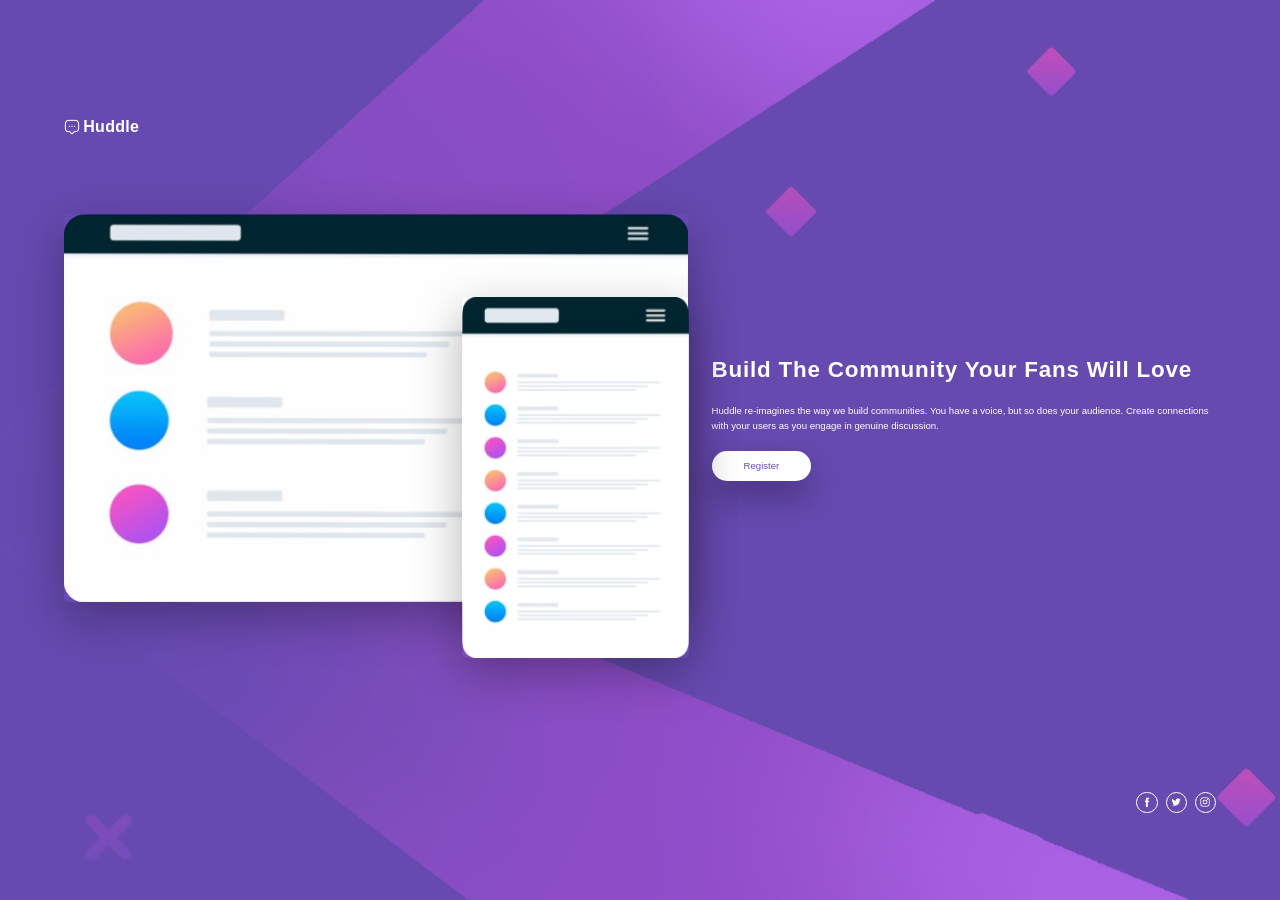
<file: Trabalho01/index.html>
<!doctype html>
<html lang="en">
  <head>
    <meta charset="UTF-8" />
    <meta name="viewport" content="width=device-width, initial-scale=1.0" />
    <title>Huddle</title>
    <link rel="stylesheet" href="style.css" />
  </head>
  <body>
    <div class="container">
      <header>
        <div class="logo">
          <img src="images/icon.png" alt="Huddle logo" />
          <span>Huddle</span>
        </div>
      </header>

      <main>
        <section class="illustrations">
          <div class="desktop-img">
            <img src="images/desktop.png" alt="Interface no desktop" />
            <div class="mobile-img">
              <img src="images/mobile.png" alt="Interface no celular" />
            </div>
          </div>
        </section>

        <section class="content">
          <h1>Build The Community Your Fans Will Love</h1>
          <p>
            Huddle re-imagines the way we build communities. You have a voice,
            but so does your audience. Create connections with your users as you
            engage in genuine discussion.
          </p>
          <button type="button">Register</button>
        </section>
      </main>

      <footer>
        <div class="social-links">
          <a href="#"><img src="images/facebook.jpg" alt="Facebook icon" /></a>
          <a href="#"><img src="images/twitter.jpg" alt="Twitter icon" /></a>
          <a href="#"><img src="images/instagram.jpg" alt="Instagram icon" /></a>
        </div>
      </footer>
    </div>
  </body>
</html>
</file>
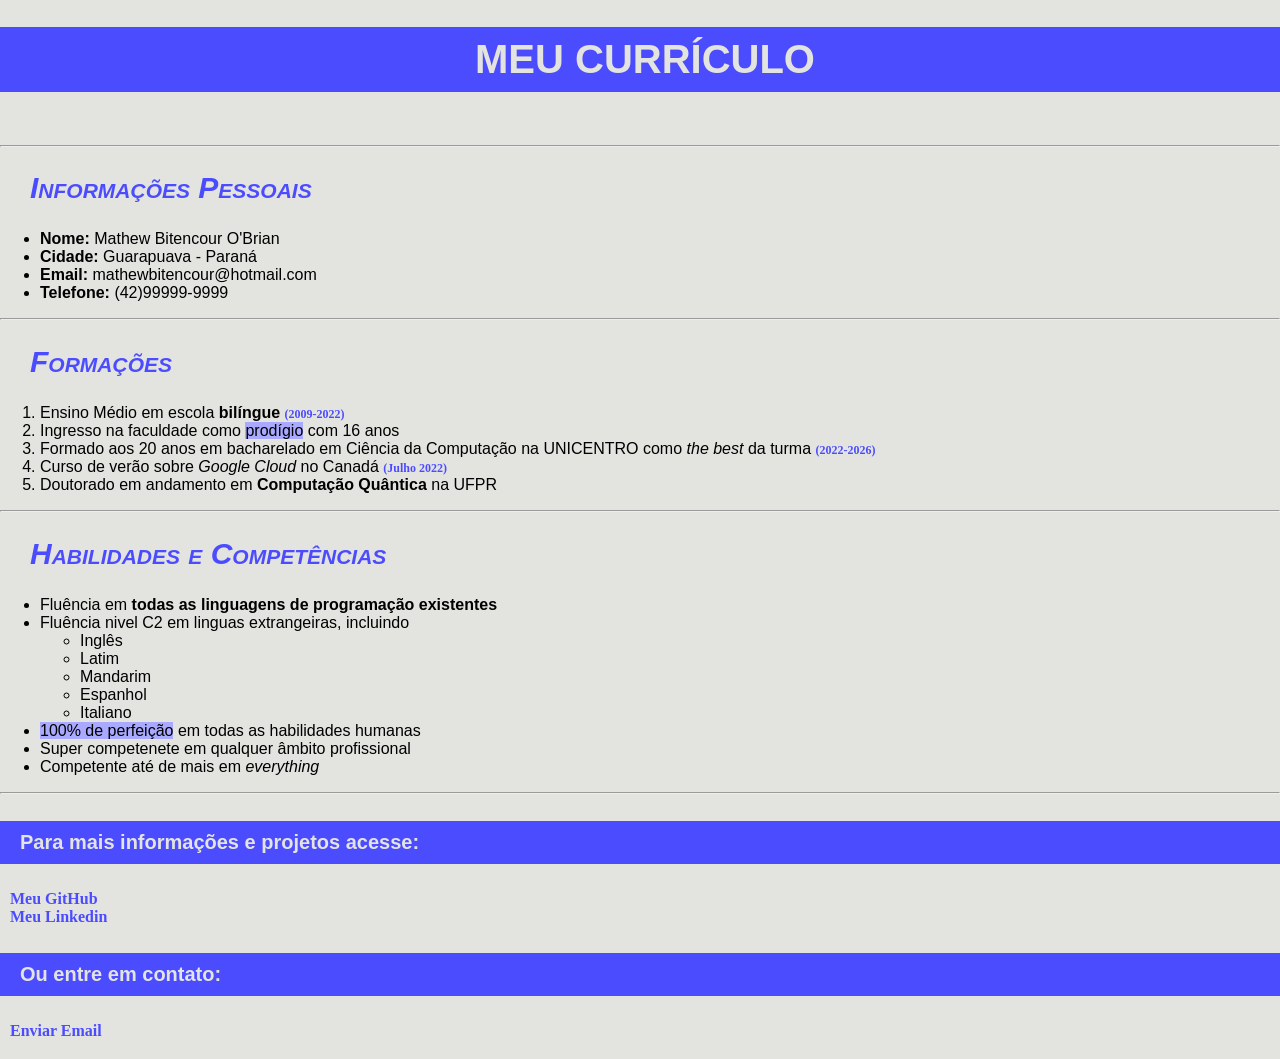
<file: css/curriculo_css.html>
<!DOCTYPE html>
<html lang="pt-br">
<head>
    <meta charset="UTF-8">
    <meta name="viewport" content="width=device-width, initial-scale=1.0">
    <title>Curriculo</title>
    <link rel="stylesheet" href="estilo_melhorado.css"/>
</head>
<body>
    <h1 id="titulo" class="destaque">Meu Currículo</h1>
    <br \>
    <hr>
    <h2 class="topicos">Informações Pessoais</h2>
    <ul>
        <li><b>Nome:</b> Mathew Bitencour O'Brian</li>
        <li><b>Cidade:</b> Guarapuava - Paraná</li>
        <li><b>Email:</b> mathewbitencour@hotmail.com</li>
        <li><b>Telefone:</b> (42)99999-9999</li>
    </ul>
    <hr>
    <h2 class="topicos">Formações</h2>
    <ol>
        <li>Ensino Médio em escola <strong>bilíngue</strong> <b class="datas">(2009-2022)</b></li>
        <li>Ingresso na faculdade como <mark>prodígio</mark> com 16 anos</li>
        <li>Formado aos 20 anos em bacharelado em Ciência da Computação na UNICENTRO como <em>the best</em> da turma <b class="datas">(2022-2026)</b></li>
        <li>Curso de verão sobre <i>Google Cloud</i> no Canadá <b class="datas">(Julho 2022)</b></li>
        <li>Doutorado em andamento em <strong>Computação Quântica</strong> na UFPR</li>
    </ol>
    <hr>
    <h2 class="topicos">Habilidades e Competências</h2>
    <ul>
        <li>Fluência em <b>todas as linguagens de programação existentes</b></li>
        <li>Fluência nivel C2 em linguas extrangeiras, incluindo
            <ul>
                <li>Inglês</li>
                <li>Latim</li>
                <li>Mandarim</li>
                <li>Espanhol</li>
                <li>Italiano</li>
            </ul>
        </li>
        <li><mark>100% de perfeição</mark> em todas as habilidades humanas</li>
        <li>Super competenete em qualquer âmbito profissional</li>
        <li>Competente até de mais em <em>everything</em></li>
    </ul>
    <hr>
    <h4 class="destaque">Para mais informações e projetos acesse:</h4>
    <a class="links" href="https://github.com/RLarotonda" target="_blank" >Meu GitHub</a> <br /> 
    <a class="links" href="https://www.linkedin.com/in/rafael-larotonda-3b842634b?utm_source=share_via&utm_content=profile&utm_medium=member_ios" target="_blank">Meu Linkedin</a>
    <h4 class="destaque">Ou entre em contato: </h4>
    <a class="links" href="mailto:mathewbitencour@hotmail.com">Enviar Email</a>

</body>
</html>
</file>
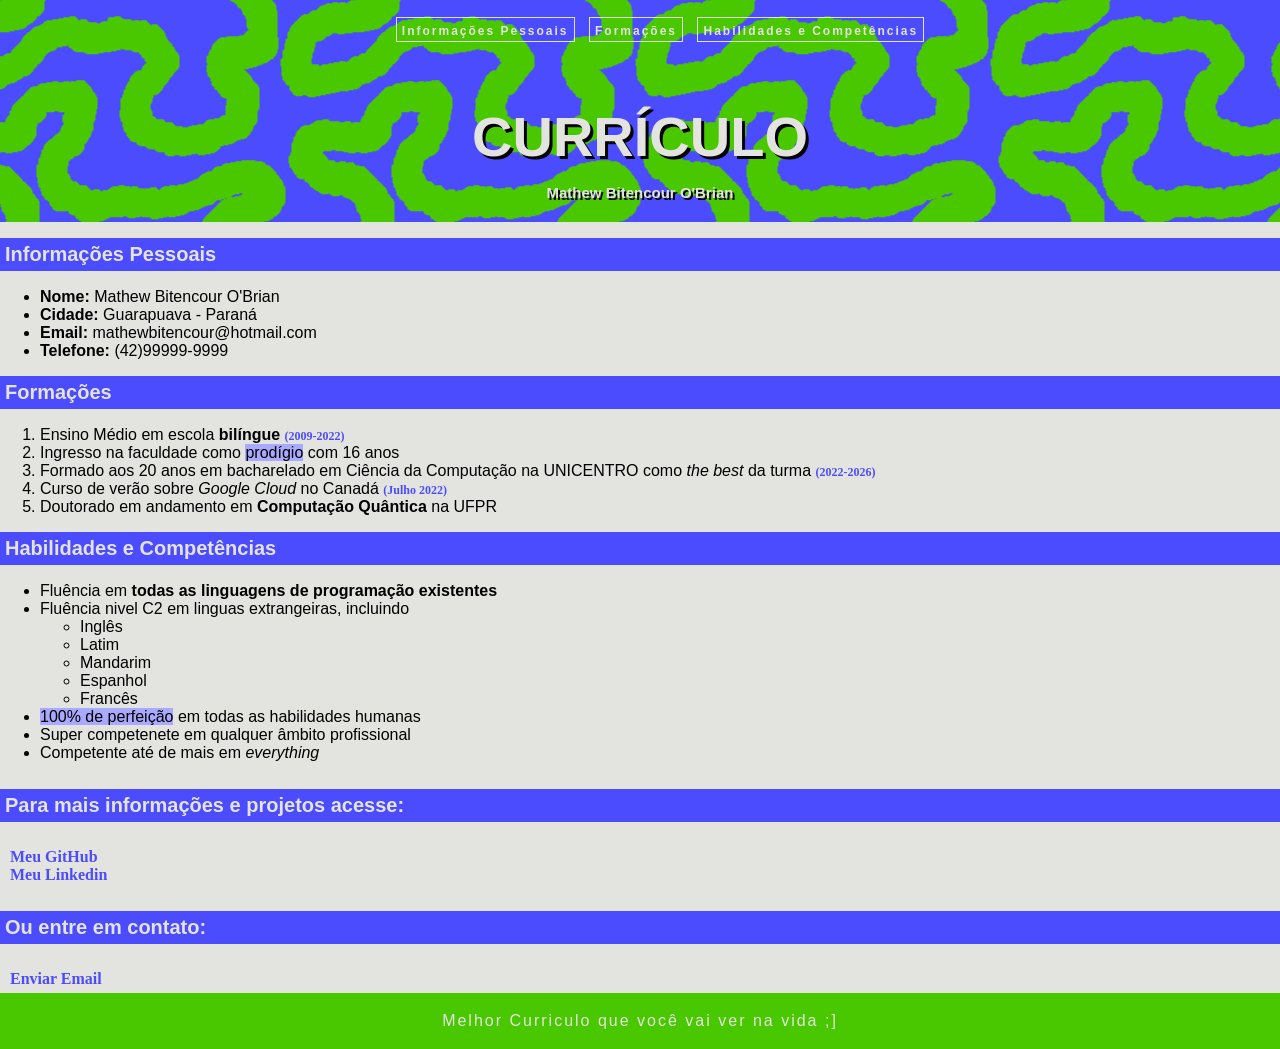
<file: css/LayoutsEstruturados/curriculo_layout.html>
<!DOCTYPE html>
<html lang="pt-br">
<head>
    <meta charset="UTF-8">
    <title>Curriculo</title>
    <link rel="stylesheet" href="estilo_layout.css"/>
</head>
<body>
    <header class="cabecalho">
        <nav>
            <ul>
                <li><a href="#informacoes">Informações Pessoais</a></li>
                <li><a href="#formacoes">Formações</a></li>
                <li><a href="#habilidades">Habilidades e Competências</a></li>
            </ul>
        </nav>
        <div id="titulo">
            <h1>Currículo</h1>
            <h3>Mathew Bitencour O'Brian</h3>
        </div>
    </header>
    <main>
        <section>
            <article id="informacoes">
                <header>
                    <h2 class="destaque">Informações Pessoais</h2>
                </header>
                <ul>
                    <li><b>Nome:</b> Mathew Bitencour O'Brian</li>
                    <li><b>Cidade:</b> Guarapuava - Paraná</li>
                    <li><b>Email:</b> mathewbitencour@hotmail.com</li>
                    <li><b>Telefone:</b> (42)99999-9999</li>
                </ul>
            </article>

            <article id="formacoes">
                <header>
                    <h2 class="destaque">Formações</h2>
                </header>
                <ol>
                    <li>Ensino Médio em escola <strong>bilíngue</strong> <b class="datas">(2009-2022)</b></li>
                    <li>Ingresso na faculdade como <mark>prodígio</mark> com 16 anos</li>
                    <li>Formado aos 20 anos em bacharelado em Ciência da Computação na UNICENTRO como <em>the best</em> da turma <b class="datas">(2022-2026)</b></li>
                    <li>Curso de verão sobre <i>Google Cloud</i> no Canadá <b class="datas">(Julho 2022)</b></li>
                    <li>Doutorado em andamento em <strong>Computação Quântica</strong> na UFPR</li>
                </ol>
            </article>

            <article id="habilidades">
                <header>
                    <h2 class="destaque">Habilidades e Competências</h2>
                </header>
                <ul>
                    <li>Fluência em <b>todas as linguagens de programação existentes</b></li>
                    <li>Fluência nivel C2 em linguas extrangeiras, incluindo</li>
                    <ul>
                        <li>Inglês</li>
                        <li>Latim</li>
                        <li>Mandarim</li>
                        <li>Espanhol</li>
                        <li>Francês</li>
                        </ul>
                    <li><mark>100% de perfeição</mark> em todas as habilidades humanas</li>
                    <li>Super competenete em qualquer âmbito profissional</li>
                    <li>Competente até de mais em <em>everything</em></li>
                </ul>
            </article>
        </section>
        <section>
            <div>
                <h4 class="destaque">Para mais informações e projetos acesse:</h4>
                <a class="links" href="https://github.com/RLarotonda" target="_blank" >Meu GitHub</a> <br /> 
                <a class="links" href="mailto:https://www.linkedin.com/in/rafael-larotonda-3b842634b?utm_source=share_via&utm_content=profile&utm_medium=member_ios" target="_blank">Meu Linkedin</a>
            </div>
            <div>
                <h4 class="destaque">Ou entre em contato: </h4>
                <a class="links" href="mailto:mathewbitencour@hotmail.com">Enviar Email</a>
            </div>
        </section>
    </main>
    <footer id="rodape">
        <p>Melhor Curriculo que você vai ver na vida ;]</p>
    </footer>
</body>
</html>
</file>
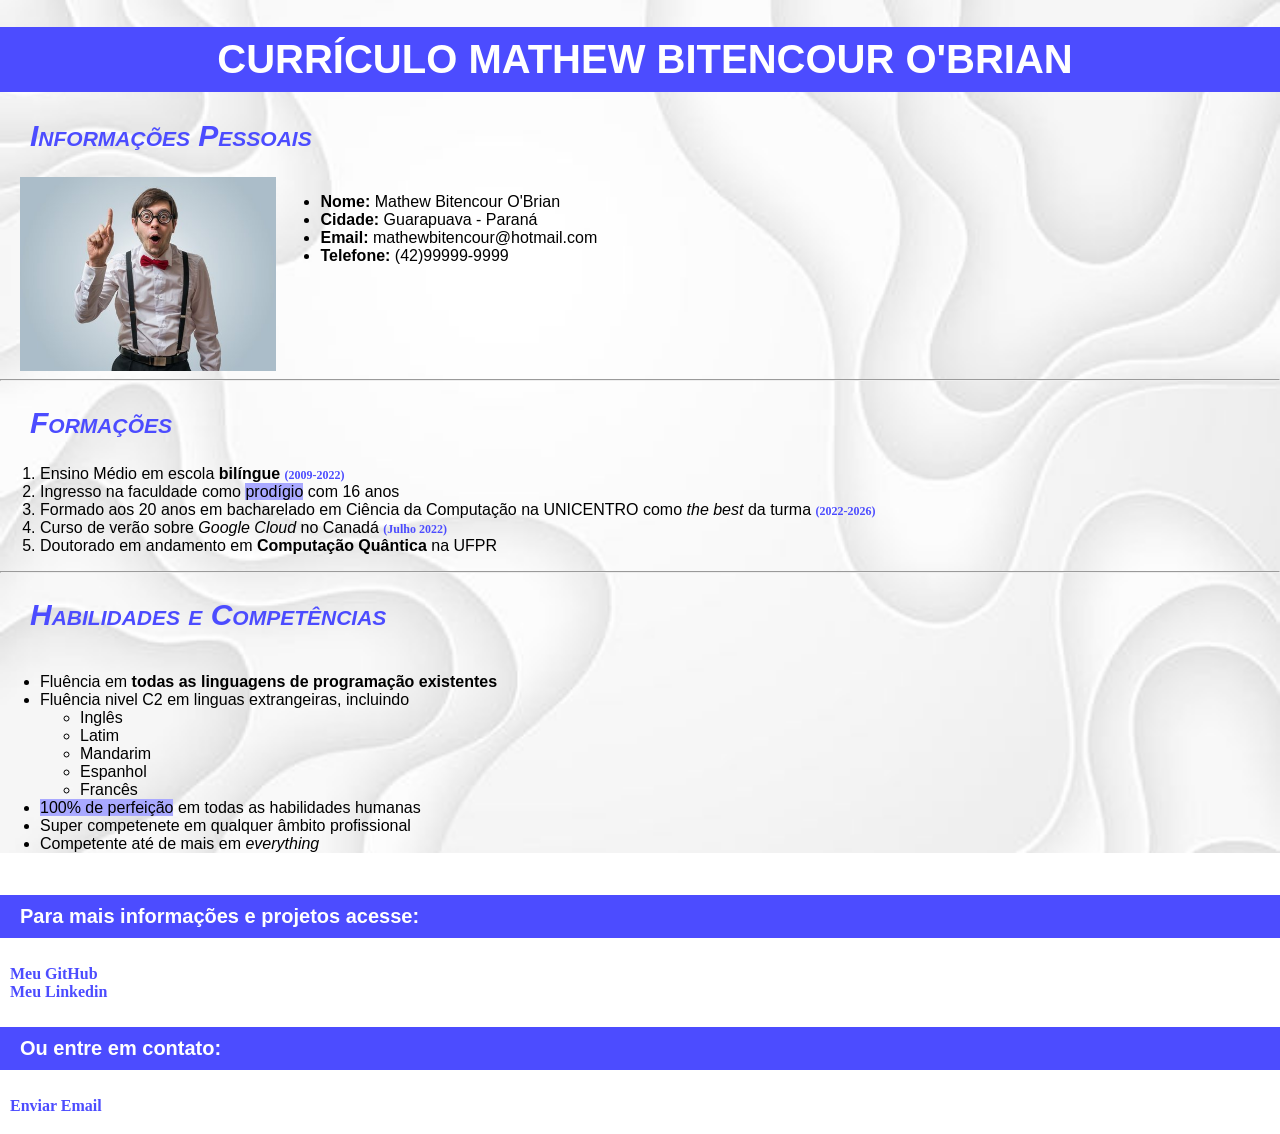
<file: css/TrabalhoImagens/curriculo_imagem.html>
<!DOCTYPE html>
<html lang="pt-br">
<head>
    <meta charset="UTF-8">
    <meta name="viewport" content="width=device-width, initial-scale=1.0">
    <title>Curriculo</title>
    <link rel="stylesheet" href="css_imagem.css"/>
</head>
<body>
    <h1 id="titulo" class="destaque">Currículo Mathew Bitencour O'Brian</h1>
    <h2 class="topicos">Informações Pessoais</h2>
    <img src="imagens/foto-curriculo-Math.jpg" id="foto-perfil" alt="Foto do candidato usando óculos e gravata borboleta vermelha">
    <ul>
        <li><b>Nome:</b> Mathew Bitencour O'Brian</li>
        <li><b>Cidade:</b> Guarapuava - Paraná</li>
        <li><b>Email:</b> mathewbitencour@hotmail.com</li>
        <li><b>Telefone:</b> (42)99999-9999</li>
    </ul>
    <hr>
    <h2 class="topicos">Formações</h2>
    <ol>
        <li>Ensino Médio em escola <strong>bilíngue</strong> <b class="datas">(2009-2022)</b></li>
        <li>Ingresso na faculdade como <mark>prodígio</mark> com 16 anos</li>
        <li>Formado aos 20 anos em bacharelado em Ciência da Computação na UNICENTRO como <em>the best</em> da turma <b class="datas">(2022-2026)</b></li>
        <li>Curso de verão sobre <i>Google Cloud</i> no Canadá <b class="datas">(Julho 2022)</b></li>
        <li>Doutorado em andamento em <strong>Computação Quântica</strong> na UFPR</li>
    </ol>
    <hr>
    <h2 class="topicos">Habilidades e Competências</h2>
    <ul>
        <li>Fluência em <b>todas as linguagens de programação existentes</b></li>
        <li>Fluência nivel C2 em linguas extrangeiras, incluindo</li>
        <ul>
            <li>Inglês</li>
            <li>Latim</li>
            <li>Mandarim</li>
            <li>Espanhol</li>
            <li>Francês</li>
        </ul>
        <li><mark>100% de perfeição</mark> em todas as habilidades humanas</li>
        <li>Super competenete em qualquer âmbito profissional</li>
        <li>Competente até de mais em <em>everything</em></li>
    </ul>
    <h4 class="destaque">Para mais informações e projetos acesse:</h4>
    <a class="links" href="https://github.com/RLarotonda" target="_blank" >Meu GitHub</a> <br /> 
    <a class="links" href="https://www.linkedin.com/in/rafael-larotonda-3b842634b?utm_source=share_via&utm_content=profile&utm_medium=member_ios" target="_blank">Meu Linkedin</a>
    <h4 class="destaque">Ou entre em contato: </h4>
    <a class="links" href="mailto:mathewbitencour@hotmail.com">Enviar Email</a>

</body>
</html>
</file>
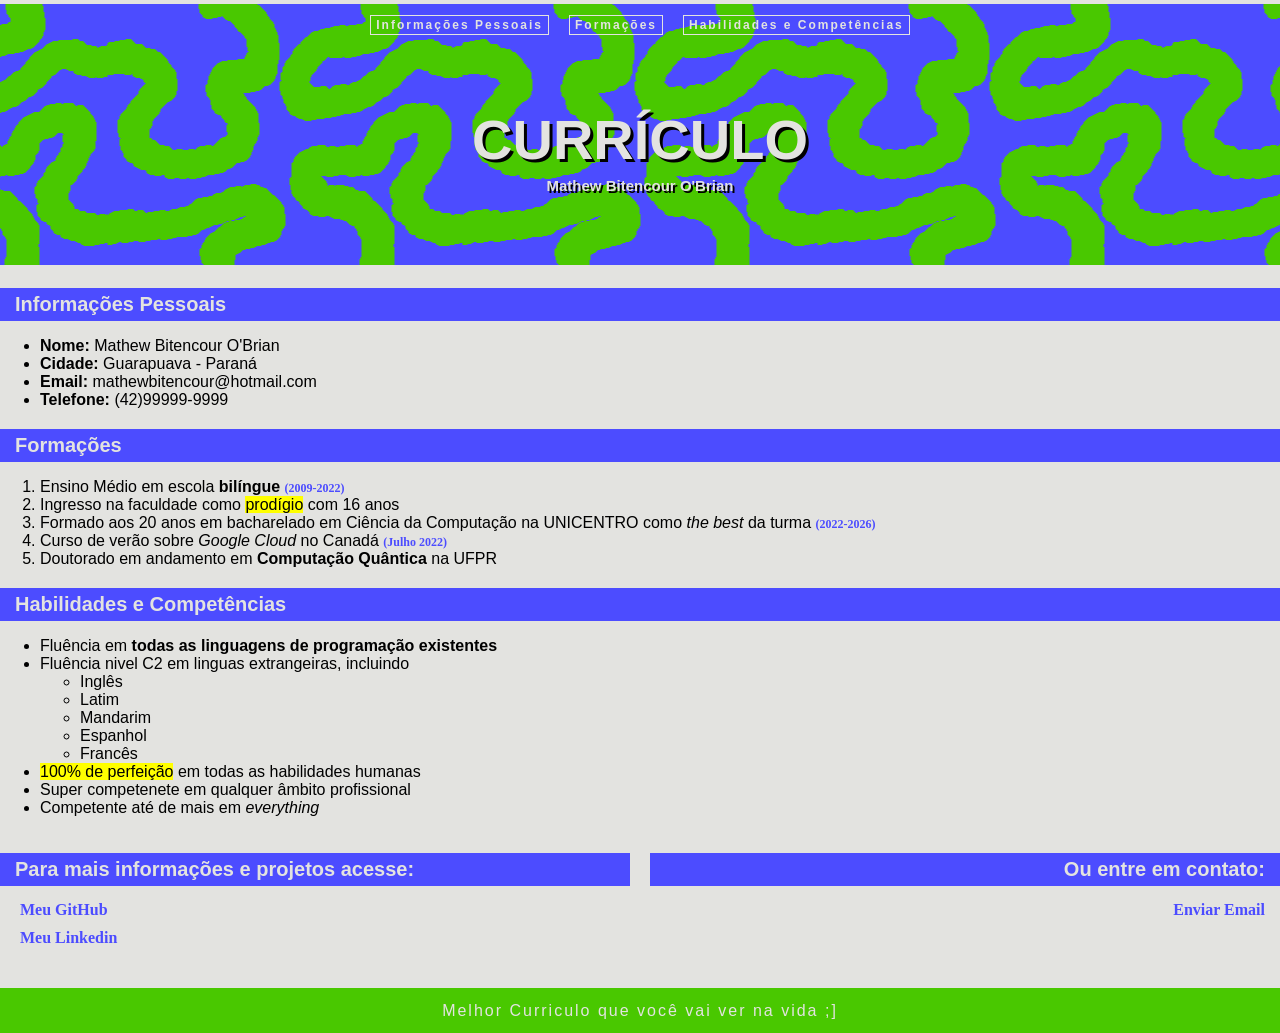
<file: css/UnidadeMedidas/curriculo_medidas.html>
<!DOCTYPE html>
<html lang="pt-br">
<head>
    <meta charset="UTF-8">
    <title>Curriculo</title>
    <link rel="stylesheet" href="estilo_medidas.css"/>
</head>
<body>
    <header class="cabecalho">
        <div class="navegacao">
            <nav>
                <ul>
                    <li><a href="#informacoes">Informações Pessoais</a></li>
                    <li><a href="#formacoes">Formações</a></li>
                    <li><a href="#habilidades">Habilidades e Competências</a></li>
                </ul>
            </nav>
        </div>
        <div class="titulo">
            <h1>Currículo</h1>
            <h3>Mathew Bitencour O'Brian</h3>
        </div>
    </header>
    <main>
        <section>
            <article id="informacoes">
                <header>
                    <h2 class="destaque">Informações Pessoais</h2>
                </header>
                <ul>
                    <li><b>Nome:</b> Mathew Bitencour O'Brian</li>
                    <li><b>Cidade:</b> Guarapuava - Paraná</li>
                    <li><b>Email:</b> mathewbitencour@hotmail.com</li>
                    <li><b>Telefone:</b> (42)99999-9999</li>
                </ul>
            </article>

            <article id="formacoes">
                <header>
                    <h2 class="destaque">Formações</h2>
                </header>
                <ol>
                    <li>Ensino Médio em escola <strong>bilíngue</strong> <b class="datas">(2009-2022)</b></li>
                    <li>Ingresso na faculdade como <mark>prodígio</mark> com 16 anos</li>
                    <li>Formado aos 20 anos em bacharelado em Ciência da Computação na UNICENTRO como <em>the best</em> da turma <b class="datas">(2022-2026)</b></li>
                    <li>Curso de verão sobre <i>Google Cloud</i> no Canadá <b class="datas">(Julho 2022)</b></li>
                    <li>Doutorado em andamento em <strong>Computação Quântica</strong> na UFPR</li>
                </ol>
            </article>

            <article id="habilidades">
                <header>
                    <h2 class="destaque">Habilidades e Competências</h2>
                </header>
                <ul>
                    <li>Fluência em <b>todas as linguagens de programação existentes</b></li>
                    <li>Fluência nivel C2 em linguas extrangeiras, incluindo</li>
                    <ul>
                        <li>Inglês</li>
                        <li>Latim</li>
                        <li>Mandarim</li>
                        <li>Espanhol</li>
                        <li>Francês</li>
                        </ul>
                    <li><mark>100% de perfeição</mark> em todas as habilidades humanas</li>
                    <li>Super competenete em qualquer âmbito profissional</li>
                    <li>Competente até de mais em <em>everything</em></li>
                </ul>
            </article>
        </section>
        <section class="mais-infos">
            <div id="info-esquerda">
                <h4 class="destaque">Para mais informações e projetos acesse:</h4>
                <a class="links" href="https://github.com/RLarotonda" target="_blank" >Meu GitHub</a> <br /> 
                <a class="links" href="mailto:https://www.linkedin.com/in/rafael-larotonda-3b842634b?utm_source=share_via&utm_content=profile&utm_medium=member_ios" target="_blank">Meu Linkedin</a>
            </div>
            <div id="info-direita">
                <h4 class="destaque">Ou entre em contato: </h4>
                <a class="links" href="mailto:mathewbitencour@hotmail.com">Enviar Email</a>
            </div>
        </section>
    </main>
    <footer id="rodape">
        <p>Melhor Curriculo que você vai ver na vida ;]</p>
    </footer>
</body>
</html>
</file>
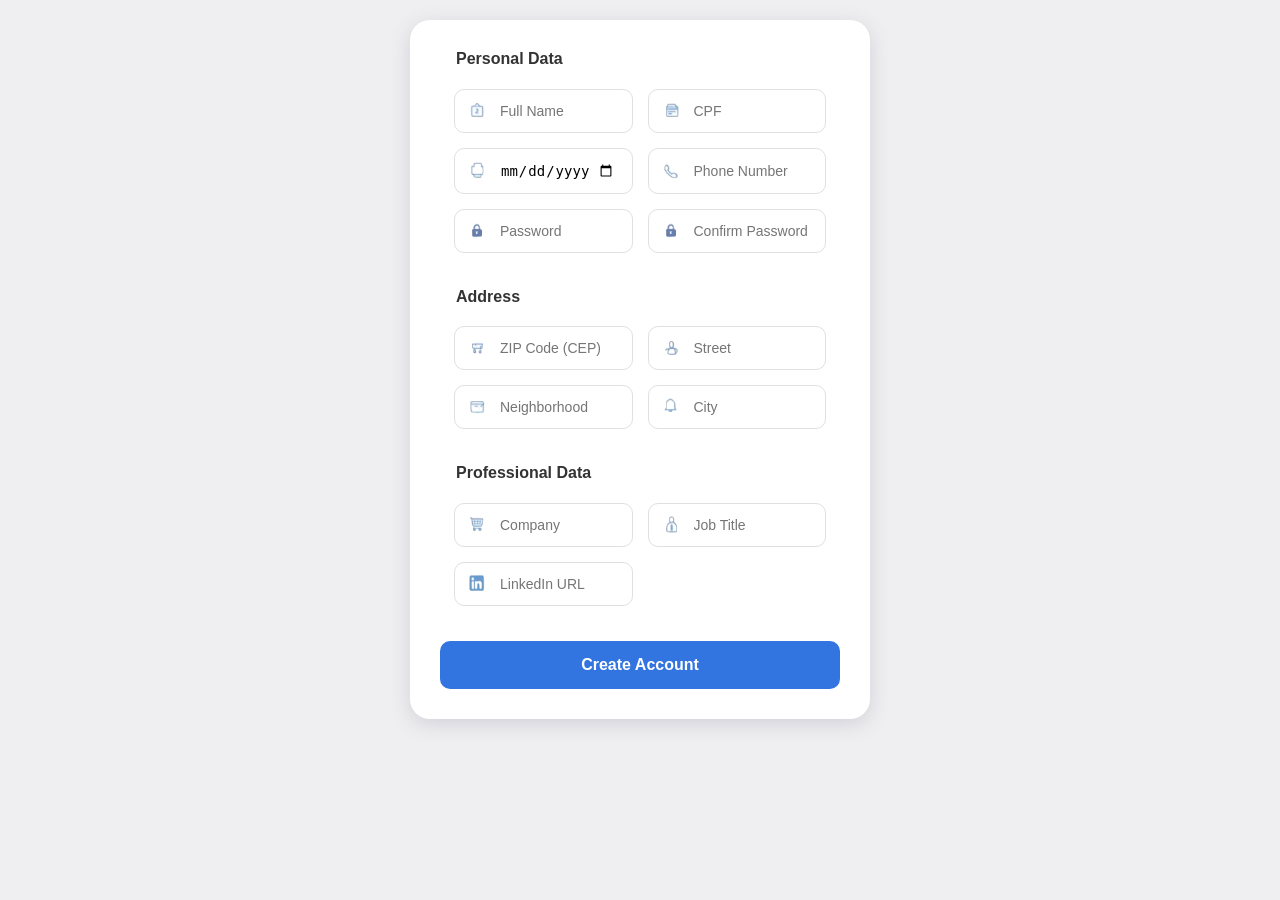
<file: html/ProjetoFormulario/form.html>
<!DOCTYPE html>
<html lang="en">
<head>
    <meta charset="UTF-8">
    <meta name="viewport" content="width=device-width, initial-scale=1.0">
    <title>Creat Account</title>
    <link rel="stylesheet" href="form.css">
</head>
<body>
    <div class="register">
        <form accept="#" method="post">
             <fieldset>
                <legend>Personal Data</legend>
                <div class="form-grid">
                    <div class="input-container">
                        <img src="icons/name.png" alt="Icon" class="input-icon">
                        <input type="text" placeholder="Full Name">

                    </div>
                    <div class="input-container">
                        <img src="icons/cpf.png" alt="Icon" class="input-icon">
                        <input type="text" placeholder="CPF">
                    </div>
                    <div class="input-container">
                        <img src="icons/birth.png" alt="Icon" class="input-icon">
                        <input type="date" max="2013-12-31">
                    </div>
                    <div class="input-container">
                        <img src="icons/phone.png" alt="Icon" class="input-icon">
                        <input type="tel" placeholder="Phone Number">
                    </div>
                    <div class="input-container">
                        <img src="icons/password_blue.png" alt="Icon" class="input-icon">
                        <input type="password" placeholder="Password">
                    </div>
                    <div class="input-container">
                        <img src="icons/password_blue.png" alt="Icon" class="input-icon">
                        <input type="password" placeholder="Confirm Password">
                    </div>
                </div>
            </fieldset>

            <fieldset>
                <legend>Address</legend>
                <div class="form-grid">
                    <div class="input-container">
                        <img src="icons/cep.png" alt="Icon" class="input-icon">
                        <input type="text" placeholder="ZIP Code (CEP)">
                    </div>
                    <div class="input-container">
                        <img src="icons/street.png" alt="Icon" class="input-icon">
                        <input type="text" placeholder="Street">
                    </div>
                    <div class="input-container">
                        <img src="icons/neighborhood.png" alt="Icon" class="input-icon">
                        <input type="text" placeholder="Neighborhood">
                    </div>
                    <div class="input-container">
                        <img src="icons/city.png" alt="Icon" class="input-icon">
                        <input type="text" placeholder="City">
                    </div>
                </div>
            </fieldset>

            <fieldset>
                <legend>Professional Data</legend>
                <div class="form-grid">
                    <div class="input-container">
                        <img src="icons/company.png" alt="Icon" class="input-icon">
                        <input type="text" placeholder="Company">
                    </div>
                    <div class="input-container">
                        <img src="icons/title.png" alt="Icon" class="input-icon">
                        <input type="text" placeholder="Job Title">
                    </div>
                    <div class="input-container">
                        <img src="icons/linkedin.png" alt="Icon" class="input-icon">
                        <input type="url" placeholder="LinkedIn URL">
                    </div>
                </div>
            </fieldset>

            <button type="submit" class="btn">Create Account</button>
        </form>
    </div>
</body>
</html>
</file>
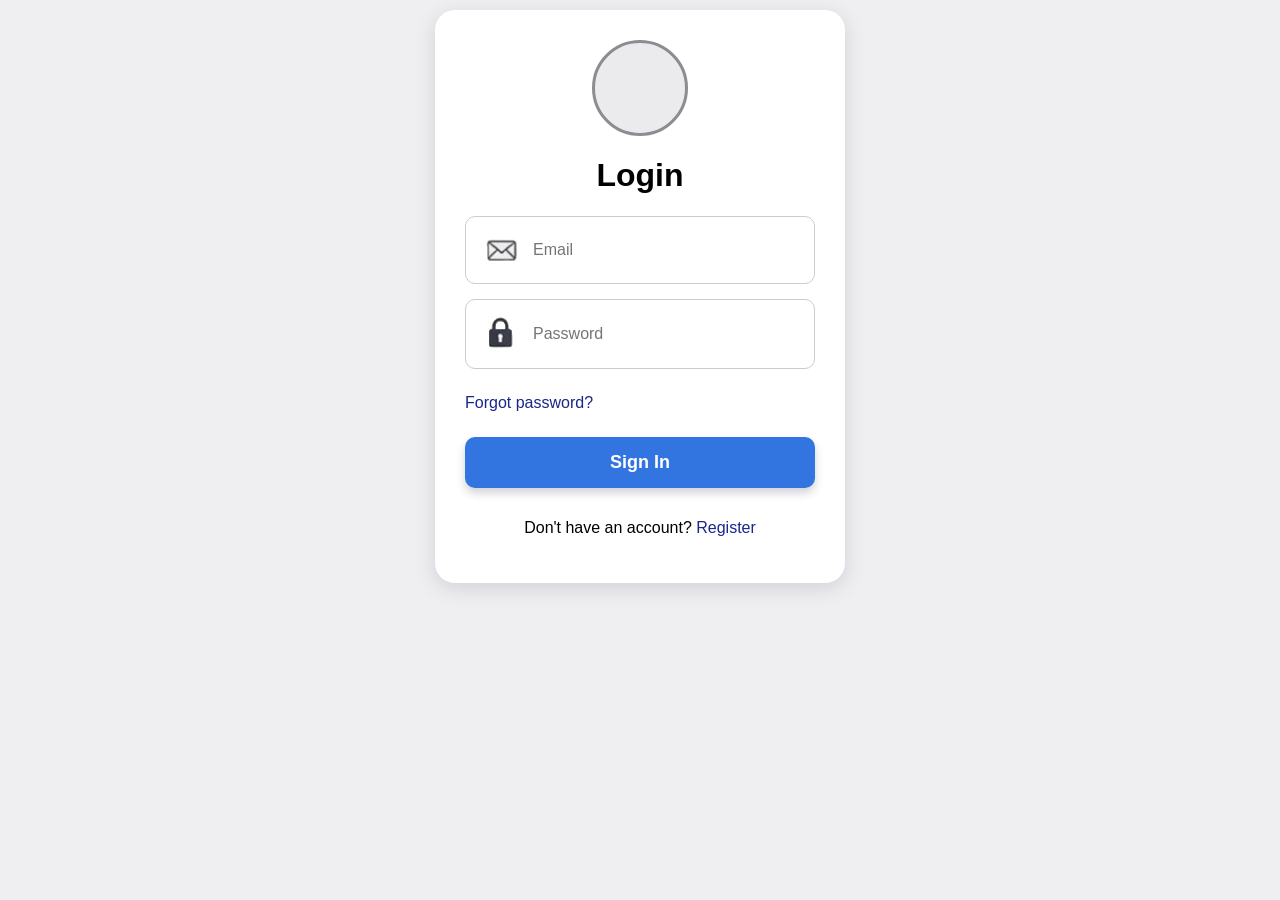
<file: html/ProjetoFormulario/login.html>
<!DOCTYPE html>
<html lang="en">
<head>
    <meta charset="UTF-8">
    <meta name="viewport" content="width=device-width, initial-scale=1.0">
    <title>Login</title>
    <link rel="stylesheet" href="login.css">
</head>
<body>
    <div class="login">
        <div class="icon"></div>
        <h1>Login</h1>
        <form accept="#" method="post">
            <div class="input-group">
                <img src="icons/email.png" alt="Email" class="input-icon">
                <input
                    type="text"
                    name="email"
                    id="email"
                    required
                    placeholder="Email" 
                />
            </div>

            <div class="input-group">
                <img src="icons/password.png" alt="Password" class="input-icon">
                <input 
                    type="password"
                    name="pass"
                    id="pass"
                    required
                    placeholder="Password"
                />
            </div>
        
            <div class="link-forgot">
                <a href="#">Forgot password?</a>
            </div>
            
            <button type="submit" class="btn">Sign In</button>
            
            <p>Don't have an account? <a href="#">Register</a></p>
        </form>
    </div>
</body>
</html>
</file>
<file: Trabalho01/style.css>
:root {
    --primary-color: #fff;
    --secondary-color: #674bb1;
    --shadow-color: rgba(0, 0, 0, 0.3);
}

body {
    margin: 0;
    font-family: sans-serif;
    background-image: url(images/background.png);
    background-size: cover;
    color: var(--primary-color);
    display: flex;
    justify-content: center;
    align-items: center;
    min-height: 100vh; /* Ocupa a altura toda */
}

.container { /* Controle de tamanho do conteudo */
    width: 90%;
    max-height: 100vh;
}

.logo {
    display: flex;          
    align-items: center;    /* Alinha verticalmente no centro */
    gap: 0.2rem;           
    margin: 2rem auto 3rem auto;
}
 
.logo img {
    width: 1rem;
    height: auto;    /* Mantém proporção da imagem */
    display: block;  /* Remove espaço extra abaixo de imagens inline */
}
 
.logo span {
    font-size: 1em;
    font-weight: bold;
    letter-spacing: 0.02rem;
    line-height: 1;
}
 
main {
    display: flex;
    align-items: center;
    gap: 5rem;
    height: 50vh;
}

.illustrations {
    position: relative;
    width: 50%;
}

.desktop-img img {
    width: 110%;
    height: auto;
    display: block;
    border-radius: 0.3rem;
    box-shadow: 0 1rem 3rem var(--shadow-color);
}

.mobile-img {
    position: absolute;
    bottom: -3.5rem;
    right: -3.6rem;
    width: 40%;
    z-index: 2; /* Garante que fique na frente de outros elementos sobrepostos */
}

.mobile-img img {
    width: 100%;
    height: auto;
    display: block;
    border-radius: 0.3rem;
    box-shadow: 0 1rem 3rem var(--shadow-color);
}

.content {
    width: 40vw;
}
 
h1 {
    font-size: 1.4rem;
    letter-spacing: 0.05rem;
    line-height: 2rem;
}
 
p {
    font-size: 0.6rem;
    line-height: 0.9rem;
    padding-bottom: 0.5rem;
    font-weight: lighter;
}

button {
    font-size: 0.6rem;
    padding: 0.6rem 2rem;
    border-radius: 5rem;    
    border: none;
    cursor: pointer;
    background: var(--primary-color);
    color: var(--secondary-color);
    font-weight: lighter;
    box-shadow: 0 1rem 2rem var(--shadow-color);
    transition: opacity 0.2s ease; /* Animação fade */
}

button:hover {
    opacity: 0.8;
}

footer {
    display: flex;
    justify-content: flex-end; /* Empurra o conteúdo pro lado direito */
    align-items: flex-end;
    height: 20vh;
}

.social-links {
    display: flex;
    gap: 0.5rem;
}

.social-links a {
    display: flex;
    align-items: center;
    justify-content: center;
    width: 1.2rem;
    height: 1.2rem;
    border: 0.05rem solid var(--primary-color);
    border-radius: 50%; 
    transition: opacity 0.2s ease;
}
 
.social-links a:hover {
    opacity: 0.6;
}
 
.social-links img {
    width: 1rem;
    height: 1rem;
    border-radius: 50%;
}
</file>
<file: css/estilo_melhorado.css>
body{
    background-color: rgb(227, 227, 224);
    font-family:'Gill Sans', 'Gill Sans MT', Calibri, 'Trebuchet MS', sans-serif;
    text-align: justify;
    font-size: 16px;
    margin: 0;
}

.destaque{
    background-color: rgb(76, 76, 255);
    color: rgb(227, 227, 224);
    text-indent: 10px;
    text-align: left;
    font-weight: bold;
    font-size: 20px;
    padding: 10px;
}

.topicos{
    color: rgb(76, 76, 255);
    text-align: left;
    text-indent: 30px;
    font-style: italic;
    font-weight: bolder;
    font-variant: small-caps;
    font-size: 30px;
}

.links{
    text-decoration: none;
    color: rgb(76, 76, 255);
    font-family: Georgia, 'Times New Roman', Times, serif;
    font-weight: bold;
    margin-left: 10px;
    padding-bottom: 20px;
}

.datas{
    color: rgb(76, 76, 255);
    font-family: Georgia, 'Times New Roman', Times, serif;
    font-size: 12px;
}

#titulo {
    text-align: center;
    font-size: 40px;
    text-transform: uppercase;

}

mark{
    background-color: rgb(169, 169, 255);
}

a:hover{
    color: rgb(73, 200, 0);
    font-size: 18px;
}
</file>
<file: css/LayoutsEstruturados/estilo_layout.css>
body{
    background-color: #E3E3E0;
    font-family:'Gill Sans', 'Gill Sans MT', Calibri, 'Trebuchet MS', sans-serif;
    text-align: justify;
    font-size: 16px;
    margin: 0;
}

.cabecalho{
    background-image: url(imagens/background.gif);
    background-repeat: repeat-x;
    background-position: center;
}

.cabecalho nav{
    padding: 5px;
    text-align: center;
}

.cabecalho nav li{
    list-style: none;
    display: inline;
    border: 1px solid #E3E3E0;
    padding: 3px;
    margin: 0 5px; 
}

.cabecalho nav a{ 
    padding: 2px;      
    color: #E3E3E0;
    text-decoration: none;
    font-size: 12px;
    font-weight: bolder;
    letter-spacing: 2px;
}

#titulo {
    margin: 0px;
    padding: 6px;
    color: #E3E3E0;
    text-align: center;
}

#titulo h1{
    font-size: 56px;
    text-shadow: 3px 3px 0 black;
    text-transform: uppercase;
    margin-bottom: 0;
}

#titulo h3{
    font-size: 15px;
    text-shadow: 2px 2px 0 black;
}

.destaque{
    background-color: #4C4CFF;
    color: #E3E3E0;
    text-align: left;
    font-weight: bold;
    font-size: 20px;
    padding: 5px;
}

.links{
    text-decoration: none;
    color: #4C4CFF;
    font-family: Georgia, 'Times New Roman', Times, serif;
    font-weight: bold;
    margin-left: 10px;
    padding-bottom: 20px;
    width: fit-content;
}

.datas{
    color: #4C4CFF;
    font-family: Georgia, 'Times New Roman', Times, serif;
    font-size: 12px;
}

mark{
    background-color: #A9A9FF;
}

a:hover{
    color: #49C800;
    font-size: 18px;
}

#rodape{
    color: #E3E3E0;
    background-color: #49C800;
    text-align: center;
    padding: 3px;
    margin-top: 5px;
    letter-spacing: 2px;
}
</file>
<file: css/TrabalhoImagens/css_imagem.css>
body{
    font-family:'Gill Sans', 'Gill Sans MT', Calibri, 'Trebuchet MS', sans-serif;
    text-align: justify;
    font-size: 16px;
    margin: 0;
    background-image: url(imagens/background-branco.jpg);
    background-size: 100%;
    background-repeat: no-repeat;
}

.destaque{
    background-color: rgb(76, 76, 255);
    color: rgb(255, 255, 255);
    text-indent: 10px;
    text-align: left;
    font-weight: bold;
    font-size: 20px;
    padding: 10px;
}

.topicos{
    color: rgb(76, 76, 255);
    text-align: left;
    text-indent: 30px;
    font-style: italic;
    font-weight: bolder;
    font-variant: small-caps;
    font-size: 30px;
}

.links{
    text-decoration: none;
    color: rgb(76, 76, 255);
    font-family: Georgia, 'Times New Roman', Times, serif;
    font-weight: bold;
    margin-left: 10px;
    padding-bottom: 20px;
    background-color: white;
}

.datas{
    color: rgb(76, 76, 255);
    font-family: Georgia, 'Times New Roman', Times, serif;
    font-size: 12px;
}

#titulo {
    text-align: center;
    font-size: 40px;
    text-transform: uppercase;
}

#foto-perfil{
    display: inline-block;
    vertical-align: top;
    width: 20%;
    margin-left: 20px;
}

mark{
    background-color: rgb(169, 169, 255);
}

a:hover{
    color: rgb(73, 200, 0);
    font-size: 18px;
}

ul{
    display: inline-block;
    vertical-align: top;
}
</file>
<file: css/UnidadeMedidas/estilo_medidas.css>
:root{
    /* Cores */
    --cor-primaria: #4C4CFF;
    --cor-secundaria: #49C800;
    --cor-fundo: #E3E3E0;
    --cor-texto-claro: #E3E3E0;
    
    /* Medidas */
    --header-height: 25vh;
    --footer-height: 5vh;
    --padding-padrao: 1.5rem; /* Padronizar os espacos laterais*/
}

html{
    font-size: 62.5%;
}

body{
    background-color: var(--cor-fundo);
    font-family:'Gill Sans', 'Gill Sans MT', Calibri, 'Trebuchet MS', sans-serif;
    font-size: 1.6rem;
    text-align: justify;
    margin: 0;
}

main{
    /* Ocupar a tela toda menos o header e footer */
    min-height: calc(100vh - var(--header-height) - var(--footer-height)); 
    padding-bottom: 2rem;
}

.cabecalho{
    background-image: url(imagens/background.gif);
    background-repeat: repeat-x;
    background-position: center;
    min-height: var(--header-height);
}

/* Navegacao */
.navegacao{
    padding: 0.5rem;
    text-align: center;
}
.navegacao ul{
    margin: 0;
    padding: 1rem 0;
    list-style: none;
    display: flex;
    flex-wrap: wrap; 
    justify-content: center; 
    gap: 1rem;
}
.navegacao li{
    display: block;
    margin: 0 0.5rem;
}
.navegacao a{ 
    border: 1px solid #E3E3E0;
    padding: 0.2rem 0.5rem;      
    color: var(--cor-texto-claro);
    text-decoration: none;
    font-size: 1.2rem;
    font-weight: bolder;
    letter-spacing: 0.2rem;
}
.navegacao a:hover{
    background-color: #E3E3E0;
    color: #000;
}

/* Titulo */
.titulo {
    color: var(--cor-fundo);
    display: flex; 
    flex-direction: column;
    justify-content: center;
    text-align: center;
    min-height: 20vh; /* Pode crescer se quebrar a linha*/
    padding: 2rem 1rem;
}
.titulo h1{
    font-size: 5.6rem;
    text-shadow: 3px 3px 0 black;
    text-transform: uppercase;
    margin: 0;
}
.titulo h3{
    font-size: 1.5rem;
    text-shadow: 2px 2px 0 black;
    margin-top: 0.5rem;
}

article ul, article ol{
    padding-left: 4rem;
    padding-right: var(--padding-padrao);
}

.destaque{
    background-color: var(--cor-primaria);
    color: var(--cor-texto-claro);
    font-weight: bold;
    font-size: 2rem;
    padding: 0.5rem var(--padding-padrao);
    margin: 2rem 0 1rem 0;
}

/* Sessao dos links */
.mais-infos{
    display: flex;
    justify-content: space-between;
    flex-wrap: wrap;
    gap: 2rem; /* Espaco pra quebrar */
}
.mais-infos a{
    padding-left: 2rem;
    padding-right: var(--padding-padrao);
}
.mais-infos a:hover{
    color: var(--cor-secundaria);
}
#info-esquerda{
    flex: 1; /* Faz os blocos tentarem ocupar o mesmo espaço */
    min-width: 30ch; /* Da tamanho base */
    text-align: left;
}
#info-direita{
    flex: 1;
    min-width: 30ch;
    text-align: right;
}
.links{
    text-decoration: none;
    color: var(--cor-primaria);
    font-family: Georgia, 'Times New Roman', Times, serif;
    font-weight: bold;
    display: inline-block;
    margin: 0.5rem 0;
    padding: 0 var(--padding-padrao);
}
.datas{
    color: var(--cor-primaria);
    font-size: 1.2rem;
    font-family: Georgia, 'Times New Roman', Times, serif;
}

/* Rodape */
#rodape{
    background-color: var(--cor-secundaria);
    color: var(--cor-texto-claro);
    height: var(--footer-height); 
    line-height: var(--footer-height);
    text-align: center;
    letter-spacing: 0.2rem;
}
#rodade p{
    margin: 0;
}
</file>
<file: html/ProjetoFormulario/form.css>
:root {
    --primary-color: #3275e0;
    --bg-color: #efeff1;
    --border-color: #e0e0e0;
    --shadow: #d1d0d8;
    --text-color: #333;
    --border-radius: 1rem;
}
html {
    font-size: 62.5%; 
}
body {
    background-color: var(--bg-color);
    font-family: sans-serif;
    font-size: 1.6rem;
    margin: 0;
}

.register {
    background-color: #fff;
    padding: 3rem;
    border-radius: 2rem;
    box-shadow: 0px 0.5rem 2rem var(--shadow);
    max-width: 40rem;
    margin: 2rem auto;
}

fieldset {
    border: none;
    margin-bottom: 2.5rem;
}

legend {
    font-weight: bold;
    margin-bottom: 1.5rem;
    color: var(--text-color);
}

.form-grid {
    display: grid;
    grid-template-columns: 1fr 1fr;
    gap: 1.5rem;
}

.input-container {
    display: flex;
    align-items: center;
    border: 0.1rem solid var(--border-color);
    border-radius: var(--border-radius);
    padding: 0.8rem 1.2rem;
}

input {
    border: none;
    outline: none;
    width: 100%;
    font-size: 1.4rem;
    background: transparent;
    min-width: 0;
    padding: 0.5rem;
}

.input-icon {
    width: 2rem;
    height: 2rem;
    margin-right: 0.8rem;
    opacity: 0.6;
}

.btn {
    width: 100%;
    padding: 1.5rem;
    background-color: var(--primary-color);
    color: #fff;
    border: none;
    border-radius: var(--border-radius);
    font-weight: bold;
    cursor: pointer;
    font-size: 1.6rem;
}
</file>
<file: html/ProjetoFormulario/login.css>
body{
    background-color: #efeff1;
    font-family: sans-serif;
    color: #000;
    margin: 0;
}
.login{
    background-color: #fff;
    padding: 40px;
    border-radius: 20px;
    box-shadow: 0px 5px 20px #d1d0d8;
    width: 350px;
    text-align: center;
    margin: 10px auto;
    padding: 30px;
}
form {
    display: flex;
    flex-direction: column;
    gap: 15px;
}

.icon {
    width: 90px;
    height: 90px;
    background-color: #ebebed;
    border-radius: 50%;
    margin: 0 auto 20px auto;
    border: 3px solid #8d8c93; 
}

.input-group {
    display: flex;
    align-items: center;
    border: 1px solid #ccc;
    border-radius: 10px;
    padding: 10px;
}
.input-icon {
    width: 50px;         
    margin-right: 5px;      
    display: block;
}
input {
    border: none;
    outline: none; /* Remove a borda azul */
    flex: 1; /* Ocupa tudo */
    font-size: 16px;
}

.link-forgot {
    display: flex;
    justify-content: flex-start; 
    margin: 10px 0;
}
a{
    color: #182788;
    cursor: pointer;
    text-decoration: none;
}
.btn {
    background-color: #3275e0;
    color: white;
    border: none;
    padding: 15px;
    border-radius: 10px;
    font-size: 18px;
    cursor: pointer;
    font-weight: bold;
    box-shadow: 0px 5px 10px #d1d0d8;;
}
</file>
